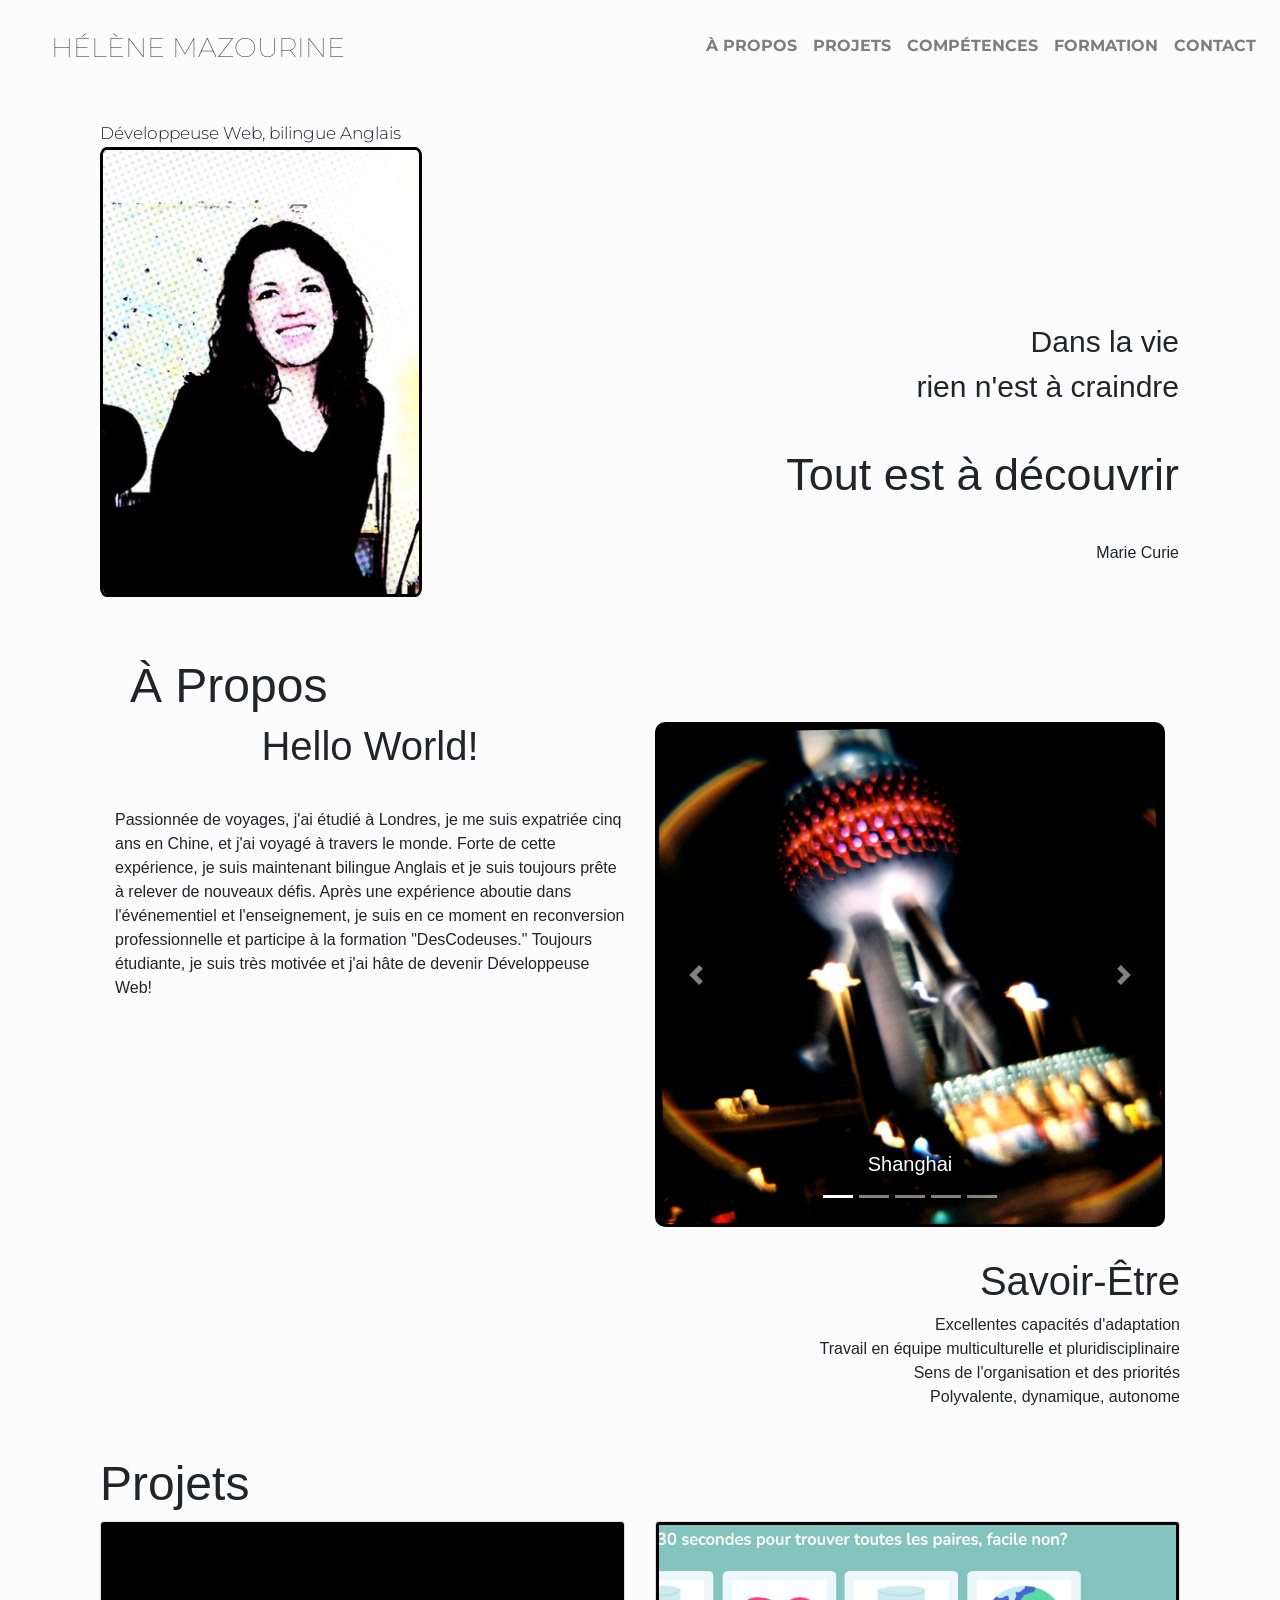
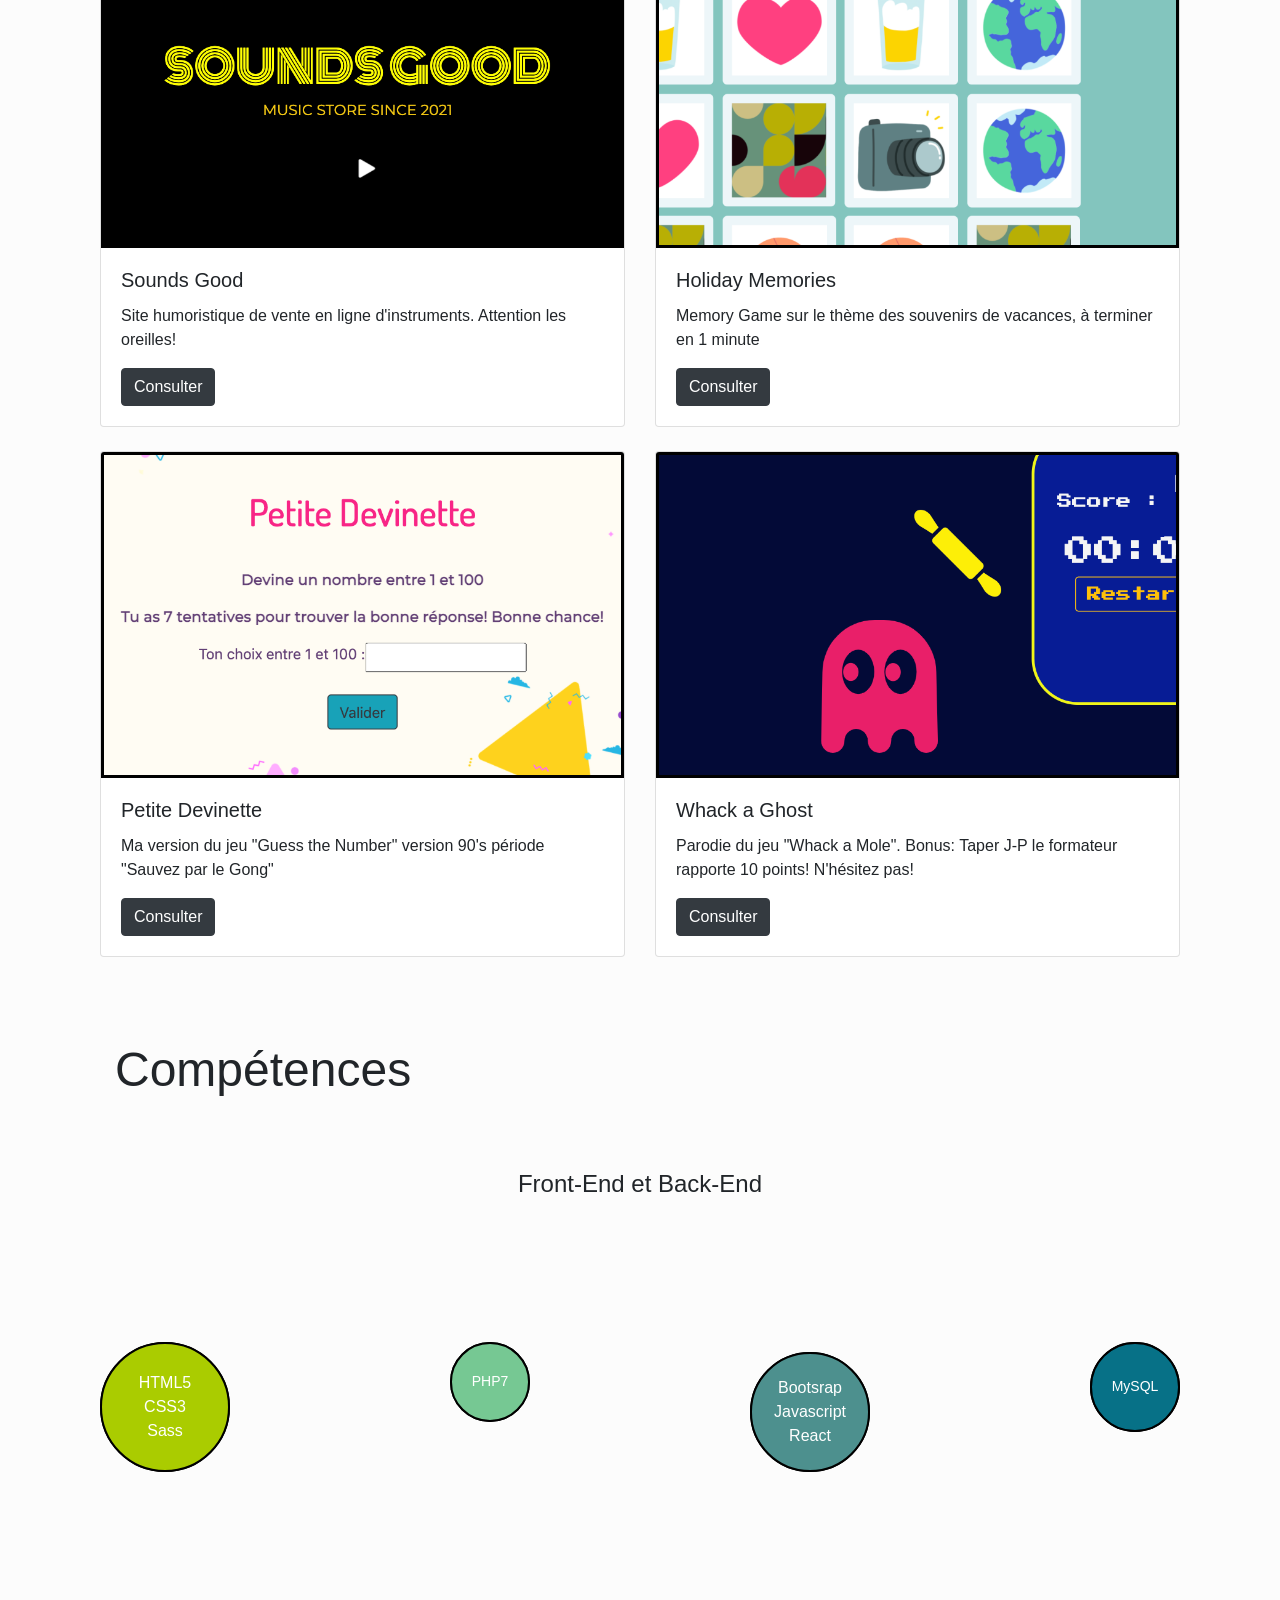
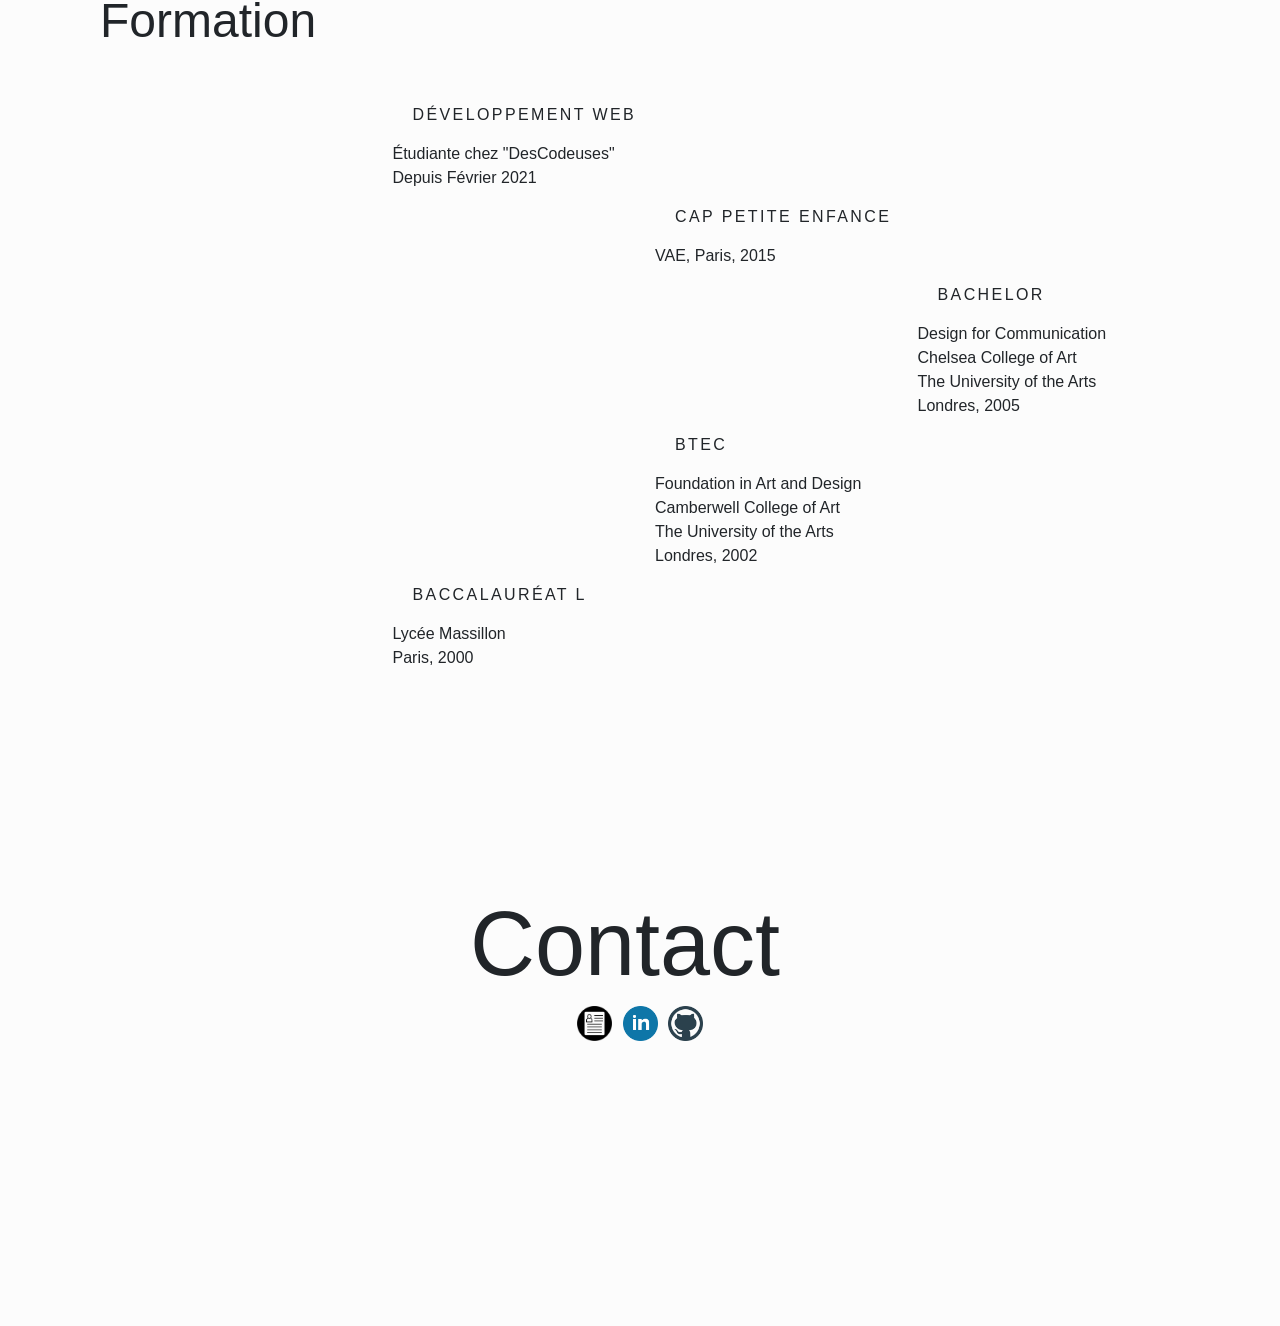
<file: index.html>
<!DOCTYPE html>
<html lang="fr">

<head>
  <meta charset="UTF-8">
  <meta http-equiv="X-UA-Compatible" content="IE=edge">
  <meta name="viewport" content="width=device-width, initial-scale=1.0">
  <link rel="preconnect" href="https://fonts.gstatic.com">
  <link href="https://fonts.googleapis.com/css2?family=OpenSansCondensed&family=Montserrat&display=swap"
    rel="stylesheet">
  <link rel="stylesheet" href="https://cdn.jsdelivr.net/npm/bootstrap@4.5.3/dist/css/bootstrap.min.css"
    integrity="sha384-TX8t27EcRE3e/ihU7zmQxVncDAy5uIKz4rEkgIXeMed4M0jlfIDPvg6uqKI2xXr2" crossorigin="anonymous">
  <link rel="stylesheet" href="style.css">
  <title>Hélène Mazourine CV</title>
</head>

<body>
  <header>

    <!----------------------------------------------- NAVBAR ---------------------------------------------------------->

    <nav class="navbar navbar-expand-lg navbar-light">
      <p style=margin-left:35px; class="d-inline-block align-top font-weight-lighter" id="title">HÉLÈNE MAZOURINE</p>
      <button class="navbar-toggler" type="button" data-toggle="collapse" data-target="#navbarNavDropdown"
        aria-controls="navbarNavDropdown" aria-expanded="false" aria-label="Toggle navigation">
        <span class="navbar-toggler-icon"></span>
      </button>
      <div class="collapse navbar-collapse justify-content-end text-center" id="navbarNavDropdown">
        <ul class="navbar-nav">

          <li class="nav-item">
            <a class="nav-link" href="#apropos">À PROPOS</a>
          </li>
          <li class="nav-item">
            <a class="nav-link" href="#projets">PROJETS</a>
          </li>
          <li class="nav-item">
            <a class="nav-link" href="#competences">COMPÉTENCES</a>
          </li>
          <li class="nav-item">
            <a class="nav-link" href="#formation">FORMATION</a>
          </li>
          <li class="nav-item">
            <a class="nav-link" href="#contact">CONTACT</a>
          </li>
        </ul>
      </div>
    </nav>
  </header>

  <!--------------------------------------------HOME PAGE------------------------------------>

  <div class="container" id="accueil">
    <div class="espace-1"></div>
    <h1 class="font-weight-light">Développeuse Web, bilingue Anglais</h1><br>
    <div class="container">

      <div class="row d-flex justify-content-between">

        <div class=" col-12 col-md-6 justify-content-lg-start">
          <img src="assets/images/bureau4.png" class="img-fluid " id="helene-bureau" alt="Hélène à son bureau">
        </div>


        <div class="col col-12 col-3 col-md-6 col-lg-6 col-xl-6 mt-auto p-2 bd-highlight justify-content-end">

          <p
            class="vie text-right font-weight-lighter col-12 col md-6      col-md align-items-end flex-column bd-highlight mb-3      col-lg p-2 bd-highlighter ">
            Dans la vie <br>
            rien n'est à craindre </p>
          <p
            class="decouvrir text-right font-weight-lighter justify-content-end col-12 col md-6     col-md align-items-end flex-column bd-highlight mb-3     col-lg p-2 bd-highlighter">
            Tout est à découvrir </p>
          <p
            class="marie text-right font-weight-lighter justify-content-end col-12 col md-6    col-md align-items-end flex-column bd-highlight mb-3     col-lg mt-auto p-2 bd-highlighter ">
            Marie Curie</p>

        </div>
        <div class="espace-2"></div>
        <div class="espace-2"></div>
      </div>
    </div>

    <!--------------------------------------------A PROPOS--------------------------------------->

    <section>
      <div class="container" id="apropos">
        <div class="espace-2"></div>
        <!-- <div class="espace-2"></div> -->
        <div class="container-fluid">
          <div class="container">
            <h2 class="font-weight-light">À Propos</h2>
          </div>

          <div class="row">
            <div class="col col-md-6">
              <h3 class="strong font-weight-lighter text-center" id="helloworld">Hello World!</h3>
              <div class="espace-1"></div>
              <p class="text-left">
                Passionnée de voyages, j'ai étudié à Londres, je me suis expatriée cinq ans en Chine,
                et j'ai voyagé à travers le monde. Forte de cette expérience, je suis maintenant bilingue
                Anglais et je suis toujours prête à relever de nouveaux défis.
                Après une expérience aboutie dans l'événementiel et l'enseignement, je suis en ce
                moment en reconversion professionnelle et participe à la formation "DesCodeuses."
                Toujours étudiante, je suis très motivée et j'ai hâte de devenir Développeuse Web!</p>
            </div>

            <div class=" container col col-12 col-3 img-center col-md-6 col-lg-6 col-xl-6 img-right">

              <div id="carouselCaptions" class="carousel slide" data-ride="carousel">

                <ol class="carousel-indicators">
                  <li data-target="#carouselExampleCaptions" data-slide-to="0" class="active"></li>
                  <li data-target="#carouselExampleCaptions" data-slide-to="1"></li>
                  <li data-target="#carouselExampleCaptions" data-slide-to="2"></li>
                  <li data-target="#carouselExampleCaptions" data-slide-to="3"></li>
                  <li data-target="#carouselExampleCaptions" data-slide-to="4"></li>
                </ol>
                <div class="carousel-inner">
                  <div class="carousel-item active">
                    <img src="assets/images/pearl.jpg" class=" d-block w-100" alt="pearl-tower-shanghai">
                    <div class="carousel-caption d-none d-md-block">
                      <h5>Shanghai</h5>

                    </div>
                  </div>
                  <div class="carousel-item">
                    <img src="assets/images/london.jpg" class="d-block w-100" alt="Londres">
                    <div class="carousel-caption d-none d-md-block">
                      <h5 style="color:skyblue">Londres</h5>

                    </div>
                  </div>
                  <div class="carousel-item">
                    <img src="assets/images/hk.jpg" class="d-block w-100" alt="Hong-Kong">
                    <div class="carousel-caption d-none d-md-block">
                      <h5>Hong-Kong</h5>

                    </div>
                  </div>
                  <div class="carousel-item">
                    <img src="assets/images/beijing.jpg" class="d-block w-100" alt="Pékin">
                    <div class="carousel-caption d-none d-md-block">
                      <h5>Pékin</h5>

                    </div>
                  </div>
                  <div class="carousel-item">
                    <img src="assets/images/boracai.jpg" class="d-block w-100" alt="phiplippines">
                    <div class="carousel-caption d-none d-md-block">
                      <h5>Philippines</h5>

                    </div>
                  </div>
                </div>
                <a class="carousel-control-prev" href="#carouselCaptions" role="button" data-slide="prev">
                  <span class="carousel-control-prev-icon" aria-hidden="true"></span>
                  <span class="sr-only">Previous</span>
                </a>
                <a class="carousel-control-next" href="#carouselCaptions" role="button" data-slide="next">
                  <span class="carousel-control-next-icon" aria-hidden="true"></span>
                  <span class="sr-only">Next</span>
                </a>
              </div>
            </div>
          </div>
        </div>
      </div>
    </section>

    <section>
      <div class="container">
        <div class="row">
          <div class="col col-md-6">
          </div>
          <div class="paragraphe2 text-right col col-12 col-md-6 col-lg-6 col-xl-6">
            <div class="espace-1"></div>

            <h3 class="font-weight-lighter">Savoir-Être</h3>

            <p>Excellentes capacités d'adaptation<br>
              Travail en équipe multiculturelle et pluridisciplinaire<br>
              Sens de l'organisation et des priorités<br>
              Polyvalente, dynamique, autonome</p>
          </div>
        </div>
      </div>
      <button onclick="topFunction()" id="goToTop" title="Go to top">Top</button>

    </section>
    <div class="espace-1"></div>
    <!---------------------------------------------Projets----------------------------------------------->
  <div class="container" id="projets">
  
    <h2 class="font-weight-light">Projets</h2>
  
    <div class="row row-cols-1 row-cols-md-2 ">
      <div class="col mb-4">
        <div class="card">
          <img src="assets/images/capt.sounds.png" class="projet-style card-img-top" alt="capture d'écran projet sounds good">
          <div class="card-body">
            <h5 class="card-title">Sounds Good</h5>
            <p class="card-text">Site humoristique de vente en ligne d'instruments. Attention les oreilles!</p>
            <a href="assets/projets/Sounds-Good-Baby/index.html" target="_blank" class="btn btn-dark">Consulter</a>
          </div>
        </div>
      </div>
  
      <div class="col mb-4">
        <div class="card">
          <img src="assets/images/capt.memo.png" class=" projet-style card-img-top" alt="capture d'écran projet memory-game">
          <div class="card-body">
            <h5 class="card-title">Holiday Memories</h5>
            <p class="card-text">Memory Game sur le thème des souvenirs de vacances, à terminer en 1 minute</p>
            <a href="assets/projets/Memory-Game/index.html" target="_blank" class="btn btn-dark">Consulter</a>
          </div>
        </div>
      </div>
  
      <div class="col mb-4">
        <div class="card">
          <img src="assets/images/devinette.png" class=" projet-style card-img-top" alt="capture d'écran projet petite devinette">
          <div class="card-body">
            <h5 class="card-title">Petite Devinette</h5>
            <p class="card-text">Ma version du jeu "Guess the Number" version 90's période "Sauvez par le Gong"</p>
            <a href="assets/projets/Petite-Devinette/index.html" target="_blank" class="btn btn-dark">Consulter</a>
  
          </div>
        </div>
      </div>
  
      <div class="col mb-4">
        <div class="card ">
          <img src="assets/images/capt.ghost.png" class=" projet-style card-img-top" alt="capture d'écran projet whack-a-ghost">
          <div class="card-body">
            <h5 class="card-title">Whack a Ghost</h5>
            <p class="card-text">Parodie du jeu "Whack a Mole". Bonus: Taper J-P le formateur rapporte 10 points!
              N'hésitez pas!</p>
            <a href="assets/projets/Whack-a-Ghost/index.html" target="_blank" class="btn btn-dark">Consulter</a>
          </div>
        </div>
      </div>
    </div>
  
  </div>

      <div class="espace-2"></div>

      <!--------------------------------------------COMPÉTENCES--------------------------------------------------->
      <div class="container" id="competences">

        <div class="container">
          <h2 class="font-weight-light">Compétences</h2>
        </div>
        <div class="espace-2"></div>
        <div class="container front end col-6">
          <div class="font-weight-light text-center">
            <div class="frontend-backend">Front-End et Back-End</div>
          </div>
        </div>
        <div class="espace-4"></div>

        <div class="container d-flex justify-content-between">

          <div class="row d-flex align-items-end">

            <div class="front-end-1 multi-line-text">
              <div class="flip-card-1">
                <div class="flip-card-inner-1">
                  <div class="flip-card-front-1" style="width:130px;height:130px;">
                  </div>
                  <div class="flip-card-back-1">
                    FRONT-END
                  </div>
                  <div class="flip-card-front-1">
                    HTML5 <br>
                    CSS3 <br>
                    Sass
                  </div>
                </div>
              </div>
            </div>
          </div>

          <div class="row d-flex align-items-start">
            <div class="back-end-2 multi-line-text">
              <div class="flip-card-2">
                <div class="flip-card-inner-2">
                  <div class="flip-card-front-2" style="width:80px;height:80px;">
                  </div>
                  <div class="flip-card-back-2">
                    BACK-END
                  </div>
                  <div class="flip-card-front-2">
                    PHP7
                  </div>
                </div>
              </div>
            </div>
          </div>

          <div class="row d-flex align-items-end">
            <div class="front-end-3 multi-line-text">
              <div class="flip-card-3">
                <div class="flip-card-inner-3">
                  <div class="flip-card-front-3" style="width:120px;height:120px;">
                  </div>
                  <div class="flip-card-back-3">
                    FRONT-END
                  </div>
                  <div class="flip-card-front-3">
                    Bootsrap <br>
                    Javascript <br>
                    React
                  </div>
                </div>
              </div>
            </div>
          </div>

          <div class="row d-flex align-items-start">
            <div class="back-end-2 multi-line-text">
              <div class="flip-card-4">
                <div class="flip-card-inner-4">
                  <div class="flip-card-front-4" style="width:90px;height:90px;">
                  </div>
                  <div class="flip-card-back-4">
                    BACK-END
                  </div>
                  <div class="flip-card-front-4">
                    MySQL
                  </div>

                </div>
              </div>
            </div>
          </div>
        </div>
      </div>
      <div class="espace-6"></div>


      <!------------------------------------------------FORMATION--------------------------------------------------------->

      <div class="container" id="formation">

        <h2 class="font-weight-light">Formation</h2>
        <div class="espace-1"></div>
        <div class="container formation">

          <div class="row-reverse d-flex font-weight-lighter">
            <div class="col-md-4 offset-md-3 justify-content-md-start justify-content-lg-center">
              <div class="text-start" id="descodeuses">
                <strong>DÉVELOPPEMENT WEB</strong>
              </div>
              Étudiante chez "DesCodeuses"<br>
              Depuis Février 2021
            </div>
          </div>

          <div class="row-reverse d-flex font-weight-lighter">
            <div class="col-md-4 offset-md-6 justify-content-md-center">
              <div class="text-start" id="cap">
                <strong>CAP PETITE ENFANCE</strong>
              </div>
              VAE, Paris, 2015
            </div>
          </div>

          <div class="row-reverse d-flex font-weight-lighter">
            <div class="col-md-4 offset-md-9 justify-content-md-center">
              <div class="text-start" id="bachelor-text-center">
                <strong>BACHELOR</strong>
              </div>
              Design for Communication<br>
              Chelsea College of Art<br>
              The University of the Arts<br>
              Londres, 2005
            </div>
          </div>

          <div class="row-reverse d-flex font-weight-lighter">
            <div class="col-md-4 offset-md-6  justify-content-md-center">
              <div class="text-start" id="btec-text-center">
                <strong>BTEC</strong>
              </div>
              Foundation in Art and Design<br>
              Camberwell College of Art<br>
              The University of the Arts<br>
              Londres, 2002
            </div>
          </div>

          <div class="row-reverse d-flex font-weight-lighter">
            <div class="col-md-5 offset-md-3  justify-content-md-center">
              <div class="text-start" id="bac-text-center">
                <strong>BACCALAURÉAT L</strong>
              </div>
              Lycée Massillon<br>
              Paris, 2000
            </div>
          </div>

        </div>

      </div>

      <div class="espace-8"></div>

      <!-------------------------------------------CONTACT------------------------------------->

      <div class="container" id="contact">
        <div class="espace-2"></div>
        <div class="espace-2"></div>
        
        <div class="container" id="pageContact">
          <div class="row d-flex col-12 flex-column justify-content-center bd-highlight text-center">
            <h2 class="contact text-center font-weight-lighter">Contact</h2>
          </div>

          <div class="row d-flex justify-content-center">
            <a href=""><img src="assets/icones/cv.png" class="" target="_blank" id="cv" type="submit"
                onclick="window.open('assets/files/CV-Helene-Mazourine.pdf')" alt="icone cv"></a>
            <p class="x">X</p>

            <a href="https://www.linkedin.com/in/helenemazourine/" target="_blank"><img src="assets/icones/linkedin.png"
                id="linkedin" alt="icone linkedin"></a>
            <p class="x">X</p>

            <a href="https://github.com/Helen-122" target="_blank"><img src="assets/icones/github.png" id="github"
                alt="icone github"></a>
          </div>
        </div>
      </div>

      <div class="espace-4"></div>
      <div class="espace-4"></div>


      <!-- jQuery first, then Popper.js, then Bootstrap JS -->
      <script src="https://code.jquery.com/jquery-3.4.1.slim.min.js"
        integrity="sha384-J6qa4849blE2+poT4WnyKhv5vZF5SrPo0iEjwBvKU7imGFAV0wwj1yYfoRSJoZ+n"
        crossorigin="anonymous"></script>

      <script src="https://cdn.jsdelivr.net/npm/popper.js@1.16.0/dist/umd/popper.min.js"
        integrity="sha384-Q6E9RHvbIyZFJoft+2mJbHaEWldlvI9IOYy5n3zV9zzTtmI3UksdQRVvoxMfooAo"
        crossorigin="anonymous"></script>
      <script src="https://stackpath.bootstrapcdn.com/bootstrap/4.4.1/js/bootstrap.min.js"
        integrity="sha384-wfSDF2E50Y2D1uUdj0O3uMBJnjuUD4Ih7YwaYd1iqfktj0Uod8GCExl3Og8ifwB6"
        crossorigin="anonymous"></script>
      <script src="script.js"></script>
</body>

</html>
</file>
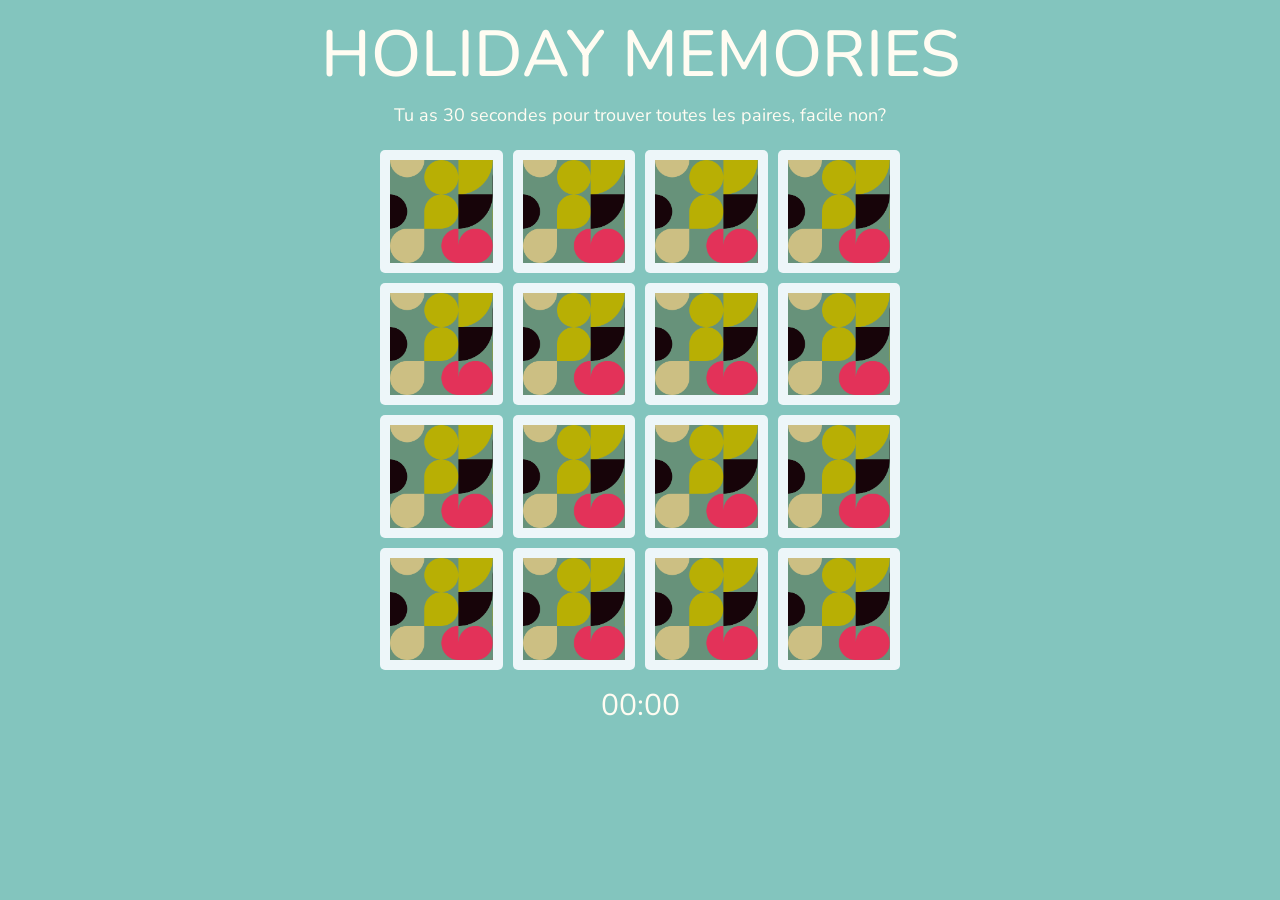
<file: assets/projets/Memory-Game/index.html>
<!DOCTYPE html>
<html lang="en">

<head>
    <meta charset="UTF-8">

    <title>Memory Game X</title>
    <link rel="preconnect" href="https://fonts.googleapis.com">
    <link rel="preconnect" href="https://fonts.gstatic.com" crossorigin>
    <link href="https://fonts.googleapis.com/css2?family=Jura:wght@700&family=Nunito:wght@600&display=swap"
        rel="stylesheet">
    <link rel="stylesheet" href="https://cdn.jsdelivr.net/npm/bootstrap@4.6.0/dist/css/bootstrap.min.css"
        integrity="sha384-B0vP5xmATw1+K9KRQjQERJvTumQW0nPEzvF6L/Z6nronJ3oUOFUFpCjEUQouq2+l" crossorigin="anonymous">

    <link rel="stylesheet" href="style.css">
</head>

<body>


    <div class="container">

        <section>
            <div class="row d-flex mt-3">
                <h1 class="text-center col-12">holiday memories</h1>
            </div>
            <p class="rulls text-center col-12"> Tu as 30 secondes pour trouver toutes les paires, facile non? </p>
        </section>

        <div class="row d-flex align-items-center flex-column">
            <section class="memory-game">
                <div class="memory-card" data-framework="apple">
                    <img class="front-face" src="images/apple.png" alt="Apple" />
                    <img class="back-face" src="images/back.png" alt="Memory Card" />
                </div>
                <div class="memory-card" data-framework="apple">
                    <img class="front-face" src="images/apple.png" alt="Apple" />
                    <img class="back-face" src="images/back.png" alt="Memory Card" />
                </div>

                <div class="memory-card" data-framework="basket">
                    <img class="front-face" src="images/basket.png" alt="Basket Ball" />
                    <img class="back-face" src="images/back.png" alt="Memory Card" />
                </div>
                <div class="memory-card" data-framework="basket">
                    <img class="front-face" src="images/basket.png" alt="Basket Ball" />
                    <img class="back-face" src="images/back.png" alt="Memory Card" />
                </div>

                <div class="memory-card" data-framework="beer">
                    <img class="front-face" src="images/beer.png" alt="Beer" />
                    <img class="back-face" src="images/back.png" alt="Memory Card" />
                </div>
                <div class="memory-card" data-framework="beer">
                    <img class="front-face" src="images/beer.png" alt="Beer" />
                    <img class="back-face" src="images/back.png" alt="Memory Card" />
                </div>

                <div class="memory-card" data-framework="camera">
                    <img class="front-face" src="images/camera.png" alt="Camera" />
                    <img class="back-face" src="images/back.png" alt="Memory Card" />
                </div>
                <div class="memory-card" data-framework="camera">
                    <img class="front-face" src="images/camera.png" alt="Camera" />
                    <img class="back-face" src="images/back.png" alt="Memory Card" />
                </div>

                <div class="memory-card" data-framework="earth">
                    <img class="front-face" src="images/earth.png" alt="Earth" />
                    <img class="back-face" src="images/back.png" alt="Memory Card" />
                </div>
                <div class="memory-card" data-framework="earth">
                    <img class="front-face" src="images/earth.png" alt="Earth" />
                    <img class="back-face" src="images/back.png" alt="Memory Card" />
                </div>

                <div class="memory-card" data-framework="fire">
                    <img class="front-face" src="images/fire.png" alt="Fire" />
                    <img class="back-face" src="images/back.png" alt="Memory Card" />
                </div>
                <div class="memory-card" data-framework="fire">
                    <img class="front-face" src="images/fire.png" alt="Fire" />
                    <img class="back-face" src="images/back.png" alt="Memory Card" />
                </div>
                <div class="memory-card" data-framework="heart">
                    <img class="front-face" src="images/heart.png" alt="Heart" />
                    <img class="back-face" src="images/back.png" alt="Memory Card" />
                </div>
                <div class="memory-card" data-framework="heart">
                    <img class="front-face" src="images/heart.png" alt="Heart" />
                    <img class="back-face" src="images/back.png" alt="Memory Card" />
                </div>
                <div class="memory-card" data-framework="plant">
                    <img class="front-face" src="images/plant.png" alt="Plant" />
                    <img class="back-face" src="images/back.png" alt="Memory Card" />
                </div>
                <div class="memory-card" data-framework="plant">
                    <img class="front-face" src="images/plant.png" alt="Plant" />
                    <img class="back-face" src="images/back.png" alt="Memory Card" />
                </div>
            </section>

            <section>
                <div class="countdown row flex-column justify-content-center mt-2">
                    <p class="countdown text-center"><span id="count_down_div">00:00</span></p>
                    <div class="bouton justify-content-center text-center"></div>
                </div>
            </section>

        </div>

    </div>

    <script src="https://code.jquery.com/jquery-3.6.0.min.js"
        integrity="sha256-/xUj+3OJU5yExlq6GSYGSHk7tPXikynS7ogEvDej/m4=" crossorigin="anonymous"></script>
    <script src="script.js"></script>
</body>

</html>
</file>
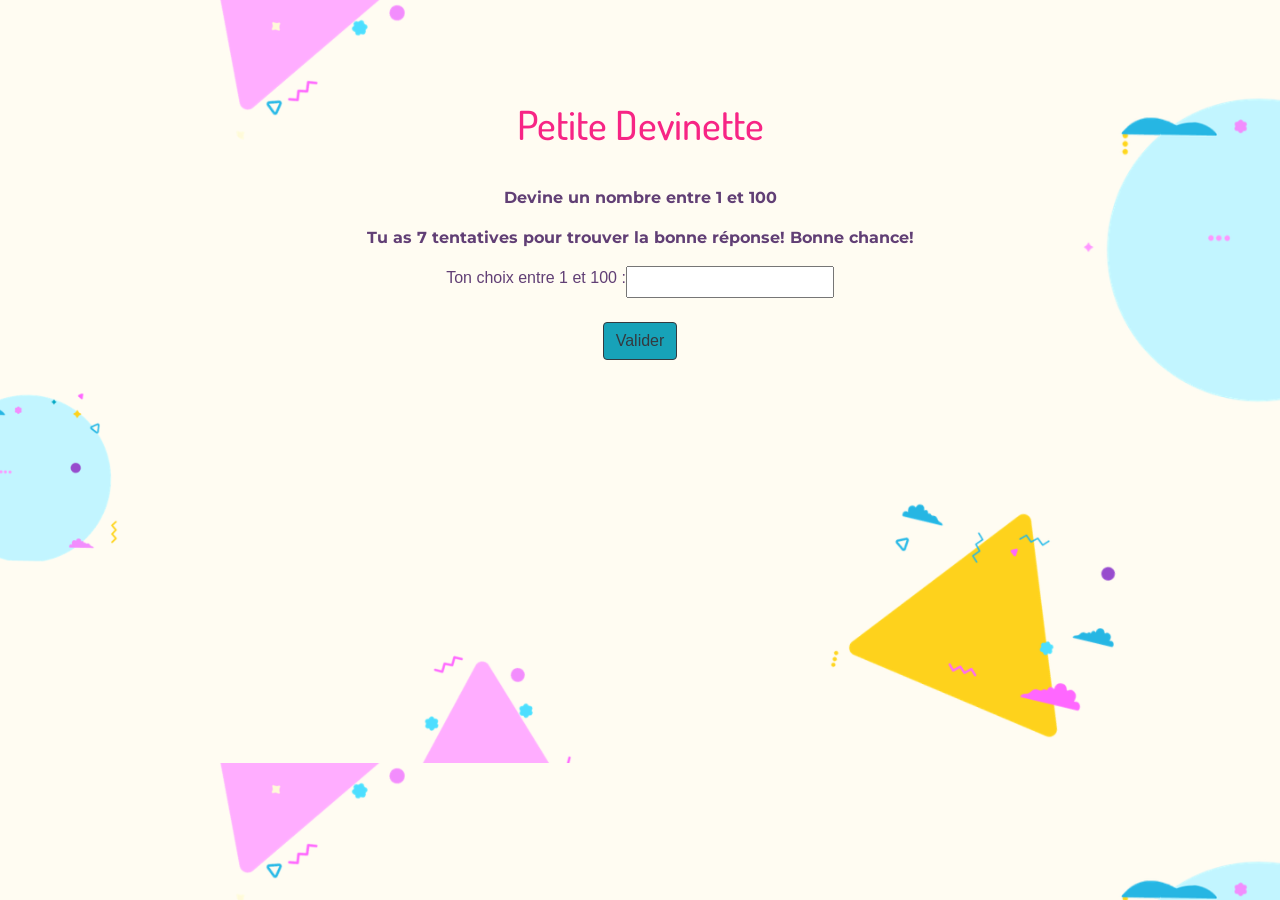
<file: assets/projets/Petite-Devinette/index.html>
<!DOCTYPE html>
<html lang="fr">

<head>
    <meta charset="UTF-8">
    <meta http-equiv="X-UA-Compatible" content="IE=edge">
    <meta name="viewport" content="width=device-width, initial-scale=1.0">
    <link rel="stylesheet" href="style.css">
    <link rel="preconnect" href="https://fonts.googleapis.com">
    <link rel="preconnect" href="https://fonts.gstatic.com" crossorigin>
    <link href="https://fonts.googleapis.com/css2?family=Dosis:wght@500&display=swap" rel="stylesheet">
    <link rel="preconnect" href="https://fonts.googleapis.com">
    <link rel="preconnect" href="https://fonts.gstatic.com" crossorigin>
    <link href="https://fonts.googleapis.com/css2?family=Dosis:wght@500&family=Montserrat:wght@500&display=swap"
        rel="stylesheet">
    <link rel="stylesheet" href="https://cdnjs.cloudflare.com/ajax/libs/twitter-bootstrap/4.6.0/css/bootstrap.min.css">
    <link rel="stylesheet" href="https://cdnjs.cloudflare.com/ajax/libs/font-awesome/5.15.2/css/all.min.css">

    <title>Petite Devinette</title>

</head>

<body>

    <div class="container d-flex align-items-center flex-column">
        <div class="espace1"></div>
        <h1 class="text-center">Petite Devinette</h1>
        <div class="espace2"></div>

        <p class="text-center">Devine un nombre entre 1 et 100</p>
        <p class="text-center">Tu as 7 tentatives pour trouver la bonne réponse! Bonne chance!</p>

        <div class="row d-flex justify-content-center">
            <label class="choix" for="number">Ton choix entre 1 et 100 : </label>
            <input type="text" id="number">
        </div>

        <div class="row d-flex justify-content-center">
            <input id="buttonSubmit" class="mt-4 btn btn-info btn-outline-dark" type="submit" value="Valider">
        </div>

        <div class="mamanP text-center">
            <p class="rightOrFalse"></p>
            <p class="hint"></p>
        </div>

        <div class="boutonRejouer row d-flex justify-content-center">
            <div class="resetField btn"></div>
        </div>

    </div>

    <script src="script.js" type="text/javascript"></script>
</body>

</html>
</file>
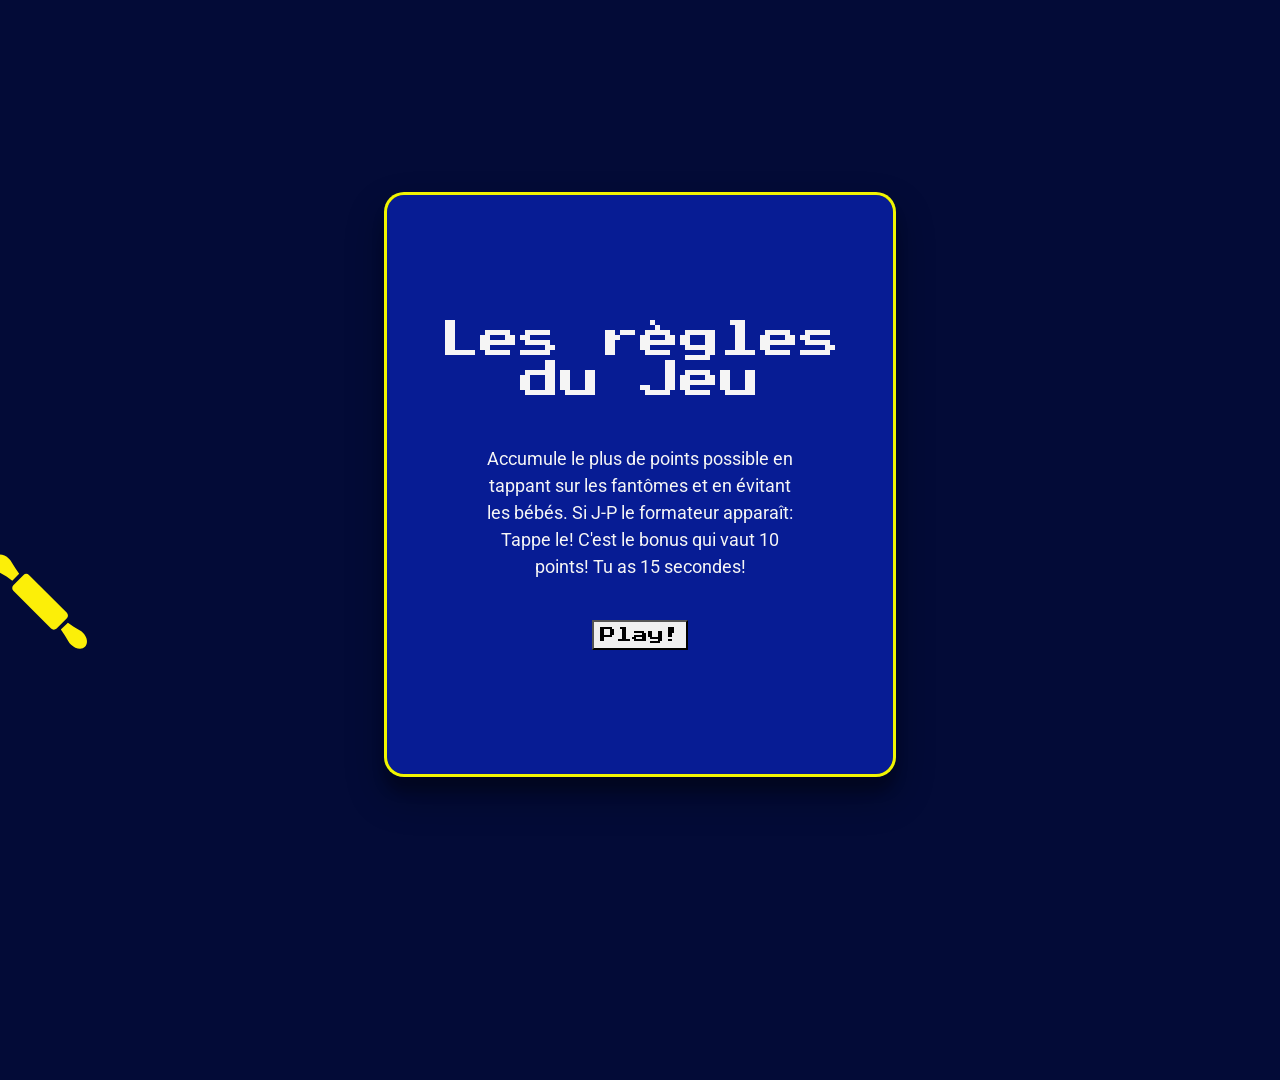
<file: assets/projets/Whack-a-Ghost/index.html>
<!DOCTYPE html>
<html lang="en">

<head>
    <meta charset="UTF-8">
    <meta http-equiv="X-UA-Compatible" content="IE=edge">
    <link rel="stylesheet" href="https://cdn.jsdelivr.net/npm/bootstrap@4.6.0/dist/css/bootstrap.min.css"
        integrity="sha384-B0vP5xmATw1+K9KRQjQERJvTumQW0nPEzvF6L/Z6nronJ3oUOFUFpCjEUQouq2+l" crossorigin="anonymous">

    <link rel="stylesheet" href="style-final.css">
    <link rel="preconnect" href="https://fonts.gstatic.com">
    <link href="https://fonts.googleapis.com/css2?family=Press+Start+2P&display=swap" rel="stylesheet">
    <link href="https://fonts.googleapis.com/css2?family=Roboto&family=Russo+One&display=swap" rel="stylesheet">
    <!-- favicon -->
    <link rel="icon" href="images/ghost-5.svg" />
    <title>Wack a Ghost - Jeu</title>
</head>

<body>


    <div id="rules" class="modal">
        <!-- Modal content -->
        <div class="modal-content">
            <h1>Les règles du Jeu</h1>
            <p class="rules-text">
                Accumule le plus de points possible en tappant sur les fantômes et en évitant
                les bébés. Si J-P le formateur apparaît: Tappe le! C'est le bonus qui vaut 10 points!
                Tu as 15 secondes! 
            </p>
            <button onClick="startGame()">Play!</button>
        </div>
    </div>


    <div class="container d-flex flex-md-column flex-lg-row">
        <div class="game">
            <div class="place place1 ">
                <div class="image"></div>
            </div>
            <div class="place place2">
                <div class="image"></div>
            </div>
            <div class="place place3">
                <div class="image"></div>
            </div>
            <div class="place place4">
                <div class="image"></div>
            </div>
            <div class="place place5">
                <div class="image"></div>
            </div>
            <div class="place place6">
                <div class="image"></div>
            </div>
        </div>

        <div class="board col-lg-3 ml-auto">
            <div class="text-center mt-4">
                <p>Score : <span class="score">0</span></p>
                <h2 id="count_down_div"></h2>
            </div>
            <div class="restart text-center">
                <button type="button" class="btn btn-outline-warning" onClick="startGame()">Restart</button>
            </div>
        </div>
    </div>
    <div class="cursor">
        <img src="./images/cursor.svg" alt="Curseur illustration rouleau à pâtisserie">
    </div>

    <audio id="sound1" src="sounds/clap.wav"></audio>
    <audio id="sound2" src="sounds/snare.wav"></audio>
    <audio id="sound3" src="sounds/tink.wav"></audio>

    <script type="text/javascript" src="script-final.js"></script>
</body>

</html>
</file>
<file: style.css>
@font-face {
  font-family: "Montserrat", sans-serif;
  src: url("assets/fonts/Montserrat/Montserrat-Regular.ttf");
}

@import url("hover-min.css");

body {
  background-color: #fcfcfc;
}

/*-----------------------------------NAVBAR-----------------------------------*/

nav {
  width: 100%;
}

#title {
  font-family: "Montserrat";
  font-size: 1.7em;
  margin-left: 30px;
  margin-top: 20px;
}

h1 {
  font-size: 17px;
  margin-left: 15px;
  font-family: "Montserrat";
  position: absolute;
}

h2 {
  font-size: 3em;
}

h3 {
  font-size: 2.5em;
}

.navbar {
  background-color: #fcfcfc;
  /* height: 80px; */
}

.navbar-toggler {
  border: none;
}

.nav-link {
  font-family: "Montserrat", sans-serif;
  font-weight: bold;
  font-size: 1em;
  color: black;
  background-color: #fcfcfc;
}

/*-----------------------------------ACCUEIL------------------------------------*/

.espace-1 {
  background-color: #fcfcfc;
  height: 30px;
}

.espace-2 {
  background-color: #fcfcfc;
  height: 60px;
}

#helene-bureau {
  border: 3px solid black;
  background-image: "assets/images/bureau4.png";
  height: 450px;
  border-radius: 2%;
  -webkit-border-radius: 2%;
  -moz-border-radius: 2%;
  -ms-border-radius: 2%;
  -o-border-radius: 2%;
}

.vie {
  font-size: 30px;

}

.decouvrir {
  font-size: 45px;

}


/*---------------------------------A PROPOS----------------------------------*/

#helloworld {
  animation-name: disco;
  animation-duration: 2s;
  animation-iteration-count: infinite;
}

.espace-3 {
  background-color: #fcfcfc;
  height: 60px;
}

@keyframes disco {
  0% {
    color: #f72585;
  }

  25% {
    color: #b5179e;
  }

  50% {
    color: #7209b7;
  }

  75% {
    color: #560bad;
  }

  100% {
    color: #f72585;
  }
}

#carouselCaptions {
  border: 3px solid black;
  border-radius: 2%;
  -webkit-border-radius: 2%;
  -moz-border-radius: 2%;
  -ms-border-radius: 2%;
  -o-border-radius: 2%;
}

/*----------------------------------------PROJETS-------------------------------------------*/

.projet-style {
  border: 3px solid black;
  
}






/*----------------------------------COMPETENCES--------------------------------*/

.espace-4 {
  background-color: #fcfcfc;
  height: 140px;
}

.espace-5 {
  background-color: #fcfcfc;
height: 250px;
}

.espace-6 {
  background-color: #fcfcfc;
  height: 120px;
}

.frontend-backend {
  background-color: #fcfcfc;
  font-size: x-large;
}

.flip-card-1 {
  width: 130px;
  height: 130px;
  border-radius: 50%;
  perspective: 1000px;
}

.flip-card-inner-1 {
  position: relative;
  width: 130px;
  height: 130px;
  text-align: center;
  align-items: center;
  transition: transform 0.6s;
  transform-style: preserve-3d;
}

.flip-card-1:hover .flip-card-inner-1 {
  transform: rotateX(180deg);
  -webkit-transform: rotateX(180deg);
  -moz-transform: rotateX(180deg);
  -ms-transform: rotateX(180deg);
  -o-transform: rotateX(180deg);
}

.flip-card-front-1,
.flip-card-back-1 {
  position: absolute;
  align-items: center;
  border-radius: 50%;
  border: solid black 2px;
  width: 130px;
  height: 130px;
  border-radius: 50%;
  -webkit-backface-visibility: hidden;
  backface-visibility: hidden;
}

.flip-card-1:hover .flip-card-front-1 {
  color: transparent;
}

.flip-card-front-1 {
  display: flex;
  justify-content: center;
  align-items: center;
  text-align: center;
  border-radius: 50%;
  background-color: #aacc00;
  font-size: 16px;
  color: white;
  ;
  transition-property: color;
  transition-duration: 0.1s;
  transition-delay: 0.1s;
}

.flip-card-back-1 {
  display: flex;
  justify-content: center;
  text-align: center;
  border-radius: 50%;
  background-color: #ffc300;
  color: #013a63;
  font-size: 16px;
  transform: rotateX(180deg);
  -webkit-transform: rotateX(180deg);
  -moz-transform: rotateX(180deg);
  -ms-transform: rotateX(180deg);
  -o-transform: rotateX(180deg);
}

.flip-card-2 {
  width: 80px;
  height: 80px;
  border-radius: 50%;
  perspective: 1000px;
}

.flip-card-inner-2 {
  position: relative;
  width: 80px;
  height: 80px;
  text-align: center;
  align-items: center;
  transition: transform 0.6s;
  transform-style: preserve-3d;
}

.flip-card-2:hover .flip-card-inner-2 {
  transform: rotateX(180deg);
  -webkit-transform: rotateX(180deg);
  -moz-transform: rotateX(180deg);
  -ms-transform: rotateX(180deg);
  -o-transform: rotateX(180deg);
}

.flip-card-front-2,
.flip-card-back-2 {
  position: absolute;
  align-items: center;
  border-radius: 50%;
  border: solid black 2px;
  width: 80px;
  height: 80px;
  border-radius: 50%;
  -webkit-backface-visibility: hidden;
  backface-visibility: hidden;
}

.flip-card-2:hover .flip-card-front-2 {
  color: transparent;
}

.flip-card-front-2 {
  display: flex;
  justify-content: center;
  align-items: center;
  text-align: center;
  border-radius: 50%;
  background-color: #76c893;
  font-size: 14px;
  color: white;
  ;
  transition-property: color;
  transition-duration: 0.1s;
  transition-delay: 0.1s;
}

.flip-card-back-2 {
  display: flex;
  justify-content: center;
  text-align: center;
  border-radius: 50%;
  background-color: #ffc300;
  color: #013a63;
  font-size: 14px;
  transform: rotateX(180deg);
  -webkit-transform: rotateX(180deg);
  -moz-transform: rotateX(180deg);
  -ms-transform: rotateX(180deg);
  -o-transform: rotateX(180deg);
}

.flip-card-3 {
  width: 120px;
  height: 120px;
  border-radius: 50%;
  perspective: 1000px;
}

.flip-card-inner-3 {
  position: relative;
  width: 120px;
  height: 120px;
  text-align: center;
  align-items: center;
  transition: transform 0.6s;
  transform-style: preserve-3d;
}

.flip-card-3:hover .flip-card-inner-3 {
  transform: rotateX(180deg);
  -webkit-transform: rotateX(180deg);
  -moz-transform: rotateX(180deg);
  -ms-transform: rotateX(180deg);
  -o-transform: rotateX(180deg);
}

.flip-card-front-3,
.flip-card-back-3 {
  position: absolute;
  align-items: center;
  border-radius: 50%;
  border: solid black 2px;
  width: 120px;
  height: 120px;
  border-radius: 50%;
  -webkit-backface-visibility: hidden;
  backface-visibility: hidden;
}

.flip-card-3:hover .flip-card-front-3 {
  color: transparent;
}

.flip-card-front-3 {
  display: flex;
  justify-content: center;
  align-items: center;
  text-align: center;
  border-radius: 50%;
  /* background-color: #028090; */
  background-color: #4d908e;
  font-size: 16px;
  color: white;
  transition-property: color;
  transition-duration: 0.1s;
  transition-delay: 0.1s;
}

.flip-card-back-3 {
  display: flex;
  justify-content: center;
  text-align: center;
  border-radius: 50%;
  background-color: #ffc300;
  color: #013a63;
  font-size: 16px;
  transform: rotateX(180deg);
  -webkit-transform: rotateX(180deg);
  -moz-transform: rotateX(180deg);
  -ms-transform: rotateX(180deg);
  -o-transform: rotateX(180deg);
}

.flip-card-4 {
  width: 90px;
  height: 90px;
  border-radius: 50%;
  perspective: 1000px;
}

.flip-card-inner-4 {
  position: relative;
  width: 90px;
  height: 90px;
  text-align: center;
  align-items: center;
  transition: transform 0.6s;
  transform-style: preserve-3d;
}

.flip-card-4:hover .flip-card-inner-4 {
  transform: rotateX(180deg);
  -webkit-transform: rotateX(180deg);
  -moz-transform: rotateX(180deg);
  -ms-transform: rotateX(180deg);
  -o-transform: rotateX(180deg);
}

.flip-card-front-4,
.flip-card-back-4 {
  position: absolute;
  align-items: center;
  border-radius: 50%;
  border: solid black 2px;
  width: 90px;
  height: 90px;
  border-radius: 50%;
  -webkit-backface-visibility: hidden;
  backface-visibility: hidden;
}

.flip-card-4:hover .flip-card-front-4 {
  color: transparent;
}

.flip-card-front-4 {
  display: flex;
  justify-content: center;
  align-items: center;
  text-align: center;
  border-radius: 50%;
  background-color: #077187;
  font-size: 14px;
  color: white;
  transition-property: color;
  transition-duration: 0.1s;
  transition-delay: 0.1s;
}

.flip-card-back-4 {
  display: flex;
  justify-content: center;
  text-align: center;
  border-radius: 50%;
  background-color: #ffc300;
  color: #013a63;
  font-size: 14px;
  transform: rotateX(180deg);
  -webkit-transform: rotateX(180deg);
  -moz-transform: rotateX(180deg);
  -ms-transform: rotateX(180deg);
  -o-transform: rotateX(180deg);
}

/* ----------------------------------FORMATION-----------------------------------------------*/

strong {
  text-transform: uppercase;
  text-decoration: none;
  letter-spacing: 0.15em;
  display: inline-block;
  padding: 15px 20px;
  position: relative;
}

strong:after {
  background: none repeat scroll 0 0 transparent;
  bottom: -0.5;
  content: "";
  display: block;
  height: 2px;
  left: 50%;
  position: absolute;
  background: #fb5607;
  transition: width 0.3s ease 0s, left 0.3s ease 0s;
  width: 0;
}

strong:hover:after {
  width: 100%;
  left: 0;
}

/*----------------------------------------CONTACT-----------------------------------------*/

.espace-7 {
  background-color: #fcfcfc;
  height: 40px;
}

.espace-8 {
  background-color: #fcfcfc;
  height: 100px;
}

.pageContact {
  margin-left: auto;
  margin-right: auto;
  width: 6em
}

.contact {
  font-size: 90px;
  font-weight: lighter;
}

.x {
  color: #fcfcfc;
}

#cv {
  height: 35px;
  width: 35px;
}

#linkedin {
  height: 35px;
  width: 35px;
}

#github {
  height: 35px;
  width: 35px;
}

 
.animated {
  -webkit-animation-duration: 1s;
  animation-duration: 1s;
  -webkit-animation-fill-mode: both;
  animation-fill-mode: both;
}

.animated:hover {
  -webkit-animation-iteration-count: infinite;
  animation-iteration-count: infinite;
}

@-webkit-keyframes tada {
  0% {
    -webkit-transform: scale3d(1, 1, 1);
    transform: scale3d(1, 1, 1);
  }

  10%,
  20% {
    -webkit-transform: scale3d(0.9, 0.9, 0.9) rotate3d(0, 0, 1, -3deg);
    transform: scale3d(0.9, 0.9, 0.9) rotate3d(0, 0, 1, -3deg);
  }

  30%,
  50%,
  70%,
  90% {
    -webkit-transform: scale3d(1.1, 1.1, 1.1) rotate3d(0, 0, 1, 3deg);
    transform: scale3d(1.1, 1.1, 1.1) rotate3d(0, 0, 1, 3deg);
  }

  40%,
  60%,
  80% {
    -webkit-transform: scale3d(1.1, 1.1, 1.1) rotate3d(0, 0, 1, -3deg);
    transform: scale3d(1.1, 1.1, 1.1) rotate3d(0, 0, 1, -3deg);
  }

  100% {
    -webkit-transform: scale3d(1, 1, 1);
    transform: scale3d(1, 1, 1);
  }
}

@keyframes tada {
  0% {
    -webkit-transform: scale3d(1, 1, 1);
    -ms-transform: scale3d(1, 1, 1);
    transform: scale3d(1, 1, 1);
  }

  10%,
  20% {
    -webkit-transform: scale3d(0.9, 0.9, 0.9) rotate3d(0, 0, 1, -3deg);
    -ms-transform: scale3d(0.9, 0.9, 0.9) rotate3d(0, 0, 1, -3deg);
    transform: scale3d(0.9, 0.9, 0.9) rotate3d(0, 0, 1, -3deg);
  }

  30%,
  50%,
  70%,
  90% {
    -webkit-transform: scale3d(1.1, 1.1, 1.1) rotate3d(0, 0, 1, 3deg);
    -ms-transform: scale3d(1.1, 1.1, 1.1) rotate3d(0, 0, 1, 3deg);
    transform: scale3d(1.1, 1.1, 1.1) rotate3d(0, 0, 1, 3deg);
  }

  40%,
  60%,
  80% {
    -webkit-transform: scale3d(1.1, 1.1, 1.1) rotate3d(0, 0, 1, -3deg);
    -ms-transform: scale3d(1.1, 1.1, 1.1) rotate3d(0, 0, 1, -3deg);
    transform: scale3d(1.1, 1.1, 1.1) rotate3d(0, 0, 1, -3deg);
  }

  100% {
    -webkit-transform: scale3d(1, 1, 1);
    -ms-transform: scale3d(1, 1, 1);
    transform: scale3d(1, 1, 1);
  }
}

.tada {
  -webkit-animation-name: tada;
  animation-name: tada;
}

/* ----------------------------------------BOUTON-TOP---------------------------------*/

#goToTop {
  display: none;
  position: fixed;
  bottom: 50px;
  left: 50px;
  z-index: 99;
  font-size: 1rem;
  border: none;
  outline: none;
  background-color: white;
  color: black;
  cursor: pointer;
  padding: 15px;
  border: black solid 3px;
}

#goToTop:hover {
  background-color: white;
  color: #555555;
}
</file>
<file: assets/projets/Memory-Game/style.css>
* {
    padding: 0;
    margin: 0;
    box-sizing: border-box;
}

@font-face {
    font-family: 'Font-Jellee_1223';
    src: url('font/Jellee-Bold.woff') format('woff'),
        url('font/Jellee-Bold.woff2') format('woff2');
    font-weight: normal;
    font-style: normal;
}

body {
    height: 100vh;
    display: flex;
    background: #83c5be;
}

.espace1 {
    background-color: #83c5be;
    height: 50px;
}

.espace2 {
    background-color: #83c5be;
    height: 30px;
}

h1 {
    text-align: center;
    text-transform: uppercase;
    color: #fffcf2;
    font-family: 'Nunito', 'sans-serif';
    font-size: 65px;
}

.rulls {
    color: #fffcf2;
    font-family: 'Nunito', 'sans-serif';
    font-size: 18px;
}

.countdown {
    color: #fffcf2;
    font-size: 30px;
    font-family: 'Nunito', 'sans-serif';
}


.start {
    border-radius: 54px;
    background: linear-gradient(145deg, #8cd3cb, #76b1ab);
    box-shadow: 27px 27px 54px #6fa7a2,
        -27px -27px 54px #97e3db;
}

.memory-game {
    width: 530px;
    height: 530px;
    margin: auto;
    display: flex;
    flex-wrap: wrap;
    perspective: 1000px;
}

.memory-card {
    width: calc(25% - 10px);
    height: calc(25% - 10px);
    margin: 5px;
    position: relative;
    transform: scale(1);
    transform-style: preserve-3d;
    transition: transform .5s;

}

.memory-card:active {
    transform: scale(0.97);
    transition: transform .2s;
}

.memory-card.flip {
    transform: rotateY(180deg);
}

.front-face,
.back-face {
    width: 100%;
    height: 100%;
    padding: 10px;
    position: absolute;
    border-radius: 5px;
    background: #edf6f9;
    backface-visibility: hidden;
}

.front-face {
    transform: rotateY(180deg);
}
</file>
<file: assets/projets/Petite-Devinette/style.css>
body {
    width: 100%;
    height: 100%;
    background-color: #fcfcf4;
    background: url("images/background.png");
    background-size: cover;
}

h1 {
    font-family: 'Dosis', 'sans-serif';
    color: #f72585;
    text-align: center;
    font-size: xx-large;
    font-weight: bold;
}

p {
    font-family: 'Montserrat', 'sans-serif';
    color: #613f75;
    font-weight: bold;
}

.choix {
    color: #613f75;
}

.espace1 {
    height: 100px;
}

.espace2 {
    height: 30px;
}
</file>
<file: assets/projets/Whack-a-Ghost/style-final.css>
* {
  cursor: none;
}

html {
  box-sizing: border-box;
}

*, *:before, *:after {
  box-sizing: inherit;
}

body {
  height: 100vh;
  background-color: #030b37;
  color: whitesmoke;
  font-family: "Press Start 2P", cursive;
}

h1 {
  text-align: center;
  font-size: 2.5em;
  line-height: 1em;
  margin-bottom: 5vh;
}



.modal {
  display: none; /* Hidden by default */
  position: fixed; /* Stay in place */
  z-index: 1; /* Sit on top */
  left: 0;
  top: 0;
  width: 100%; /* Full width */
  height: 100%; /* Full height */
  overflow: auto; /* Enable scroll if needed */
  background-color: #030b37; /* Fallback color */
}

/* Modal Content/Box */
.modal-content {
  background-color: #071c94;
  margin: 15% auto; /* 15% from the top and centered */
  padding: 20px;
  box-shadow: rgba(0, 0, 0, 0.3) 0px 19px 38px, rgba(0, 0, 0, 0.22) 0px 15px 12px;
  border-radius: 20px;
  border: solid rgba(251, 255, 0, 0.959) 3px;
  width: 40%; /* Could be more or less, depending on screen size */
  height: 65vh;
  display: flex;
  flex-direction: column;
  justify-content: center;
  align-items: center;
}


.rules-text {
  font-size: 18px;
  text-align: center;
  font-family: 'Roboto', sans-serif;
  width: 70%;
  margin-bottom: 40px;
}

.board {
  background-color: #071c94;
  border-radius: 50px;
  border: solid rgba(251, 255, 0, 0.961) 3px;
  position: relative;
  height: 300px;
}
.board .score {
  font-size: 3em;
}

.cursor img {
  position: absolute;
  height: 125px;
  z-index: 2;
  transform: translate(-10px, -40px);
  /* pour que l'image se place au même niveau que le curseur */
  pointer-events: none;
  /* pour que l'image puisse agir comme un curseur (appui sur un bouton, etc.) */
}

/* animation curseur --> mouvement qui frappe */
@keyframes hit {
  from {
    transform: rotate(0deg);
  }
  to {
    transform: rotate(-30deg);
  }
}

/*# sourceMappingURL=style.css.map */


.game {
  width: 600px;
  height: 400px;
  display: flex;
  flex-wrap: wrap;
  margin: auto;
}

.place {
  flex: 1 0 33.33%;
  overflow: hidden;
  position: relative;
}

.place:after {
  display: block;
  background-size: contain;
  content: '';
  width: 100%;
  height:70px;
  position: absolute;
  z-index: 2;
  bottom: -30px;
}

.image {
  background-size: 60%;
  position: absolute;
  top: 100%;
  width: 100%;
  height: 100%;
  transition:all 0.4s;
}

.place.up .image {
  top: 0;
}

.container {
  margin-top: 20vh;
}
</file>
